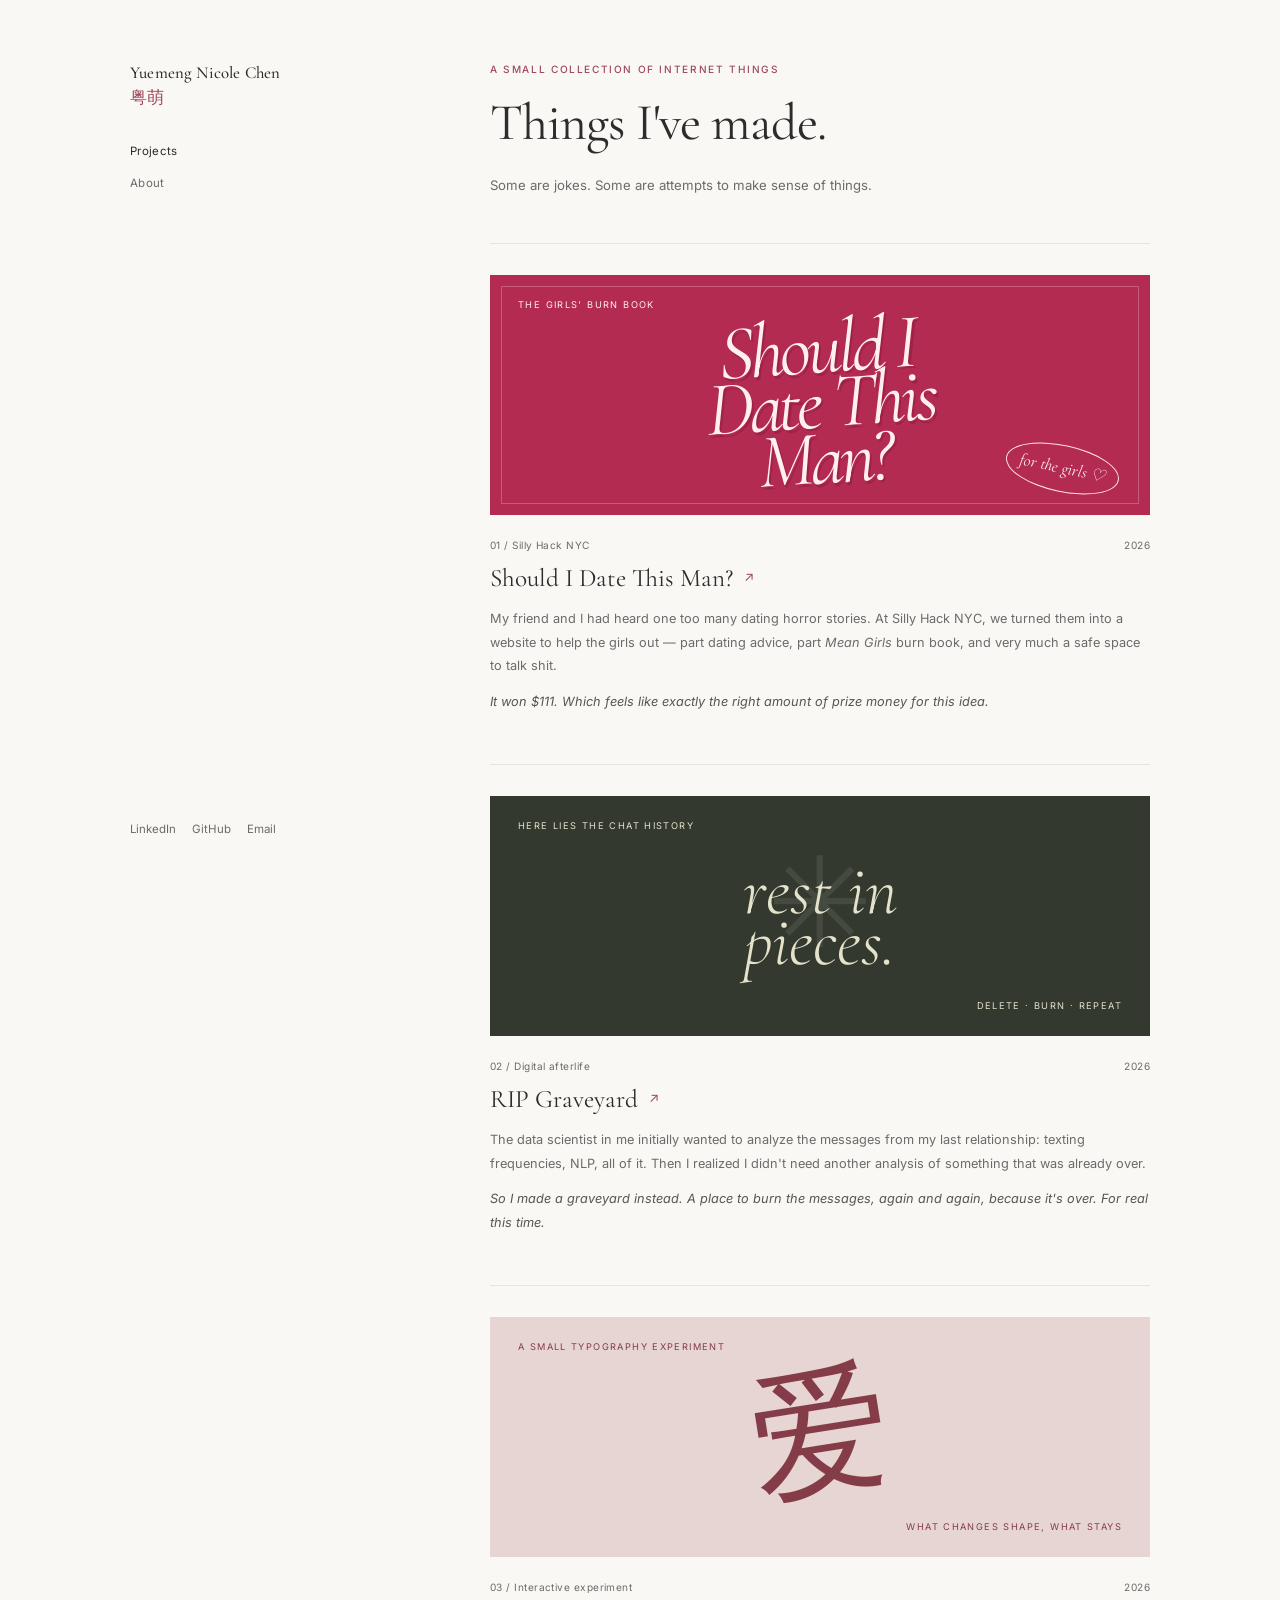
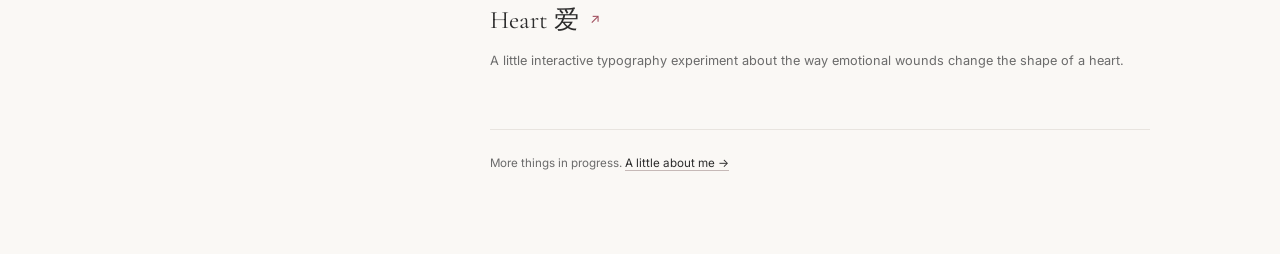
<file: index.html>
<!DOCTYPE html>
<html lang="en">
<head>
  <meta charset="UTF-8">
  <meta name="viewport" content="width=device-width, initial-scale=1.0">
  <meta name="description" content="Projects, experiments and small internet things by Yuemeng Nicole Chen.">
  <title>Projects — Yuemeng Nicole Chen</title>
  <link rel="preconnect" href="https://fonts.googleapis.com">
  <link rel="preconnect" href="https://fonts.gstatic.com" crossorigin>
  <link href="https://fonts.googleapis.com/css2?family=Cormorant+Garamond:ital,wght@0,300;0,400;0,500;1,400&family=Inter:wght@400;500;600&display=swap" rel="stylesheet">
  <link rel="stylesheet" href="styles.css">
  <link rel="icon" href="favicon.svg">
</head>
<body>
  <div class="page-layout">
    <aside class="sidebar">
      <div class="sidebar-top">
        <a href="index.html" class="site-name">Yuemeng Nicole Chen<br><span lang="zh">粤萌</span></a>
        <nav class="nav-links" aria-label="Main navigation">
          <a href="index.html" class="active" aria-current="page">Projects</a>
          <a href="about.html">About</a>
        </nav>
      </div>
      <div class="sidebar-bottom">
        <div class="sidebar-links">
          <a href="https://www.linkedin.com/in/cyuemeng/" target="_blank" rel="noopener noreferrer">LinkedIn</a>
          <a href="https://github.com/yuemengchen" target="_blank" rel="noopener noreferrer">GitHub</a>
          <a href="mailto:yuemengchen@gmail.com">Email</a>
        </div>
      </div>
    </aside>

    <main class="main-content projects-content">
      <header class="hero project-hero">
        <p class="eyebrow">A small collection of internet things</p>
        <h1>Things I've made.</h1>
        <p class="hero-intro">Some are jokes. Some are attempts to make sense of things.</p>
      </header>

      <section class="projects-list" aria-label="Selected projects">
        <article class="featured-project">
          <div class="project-art art-burn" aria-hidden="true">
            <span class="art-kicker">THE GIRLS' BURN BOOK</span>
            <span class="burn-title">Should I<br>Date This<br>Man?</span>
            <span class="art-sticker">for the girls ♡</span>
          </div>
          <div class="project-copy">
            <div class="project-meta"><span>01 / Silly Hack NYC</span><span>2026</span></div>
            <h2><a href="https://shouldidatethisman.com" target="_blank" rel="noopener noreferrer">Should I Date This Man? <span aria-hidden="true">↗</span></a></h2>
            <p>My friend and I had heard one too many dating horror stories. At Silly Hack NYC, we turned them into a website to help the girls out — part dating advice, part <em>Mean Girls</em> burn book, and very much a safe space to talk shit.</p>
            <p class="project-aside">It won $111. Which feels like exactly the right amount of prize money for this idea.</p>
          </div>
        </article>

        <article class="featured-project">
          <div class="project-art art-rip" aria-hidden="true">
            <span class="art-kicker">HERE LIES THE CHAT HISTORY</span>
            <span class="rip-symbol">✳</span>
            <span class="rip-title">rest in<br>pieces.</span>
            <span class="art-foot">delete · burn · repeat</span>
          </div>
          <div class="project-copy">
            <div class="project-meta"><span>02 / Digital afterlife</span><span>2026</span></div>
            <h2><a href="https://restinpieces.rip/" target="_blank" rel="noopener noreferrer">RIP Graveyard <span aria-hidden="true">↗</span></a></h2>
            <p>The data scientist in me initially wanted to analyze the messages from my last relationship: texting frequencies, NLP, all of it. Then I realized I didn't need another analysis of something that was already over.</p>
            <p class="project-aside">So I made a graveyard instead. A place to burn the messages, again and again, because it's over. For real this time.</p>
          </div>
        </article>

        <article class="featured-project">
          <div class="project-art art-heart" aria-hidden="true">
            <span class="art-kicker">A SMALL TYPOGRAPHY EXPERIMENT</span>
            <span class="heart-symbol">爱</span>
            <span class="art-foot">what changes shape, what stays</span>
          </div>
          <div class="project-copy">
            <div class="project-meta"><span>03 / Interactive experiment</span><span>2026</span></div>
            <h2><a href="https://heart.restinpieces.rip/" target="_blank" rel="noopener noreferrer">Heart 爱 <span aria-hidden="true">↗</span></a></h2>
            <p>A little interactive typography experiment about the way emotional wounds change the shape of a heart.</p>
          </div>
        </article>
      </section>

      <footer class="page-end">
        <p>More things in progress. <a href="about.html">A little about me →</a></p>
        <div class="sidebar-links mobile-only-links">
          <a href="https://www.linkedin.com/in/cyuemeng/" target="_blank" rel="noopener noreferrer">LinkedIn</a>
          <a href="https://github.com/yuemengchen" target="_blank" rel="noopener noreferrer">GitHub</a>
          <a href="mailto:yuemengchen@gmail.com">Email</a>
        </div>
      </footer>
    </main>
  </div>
</body>
</html>
</file>
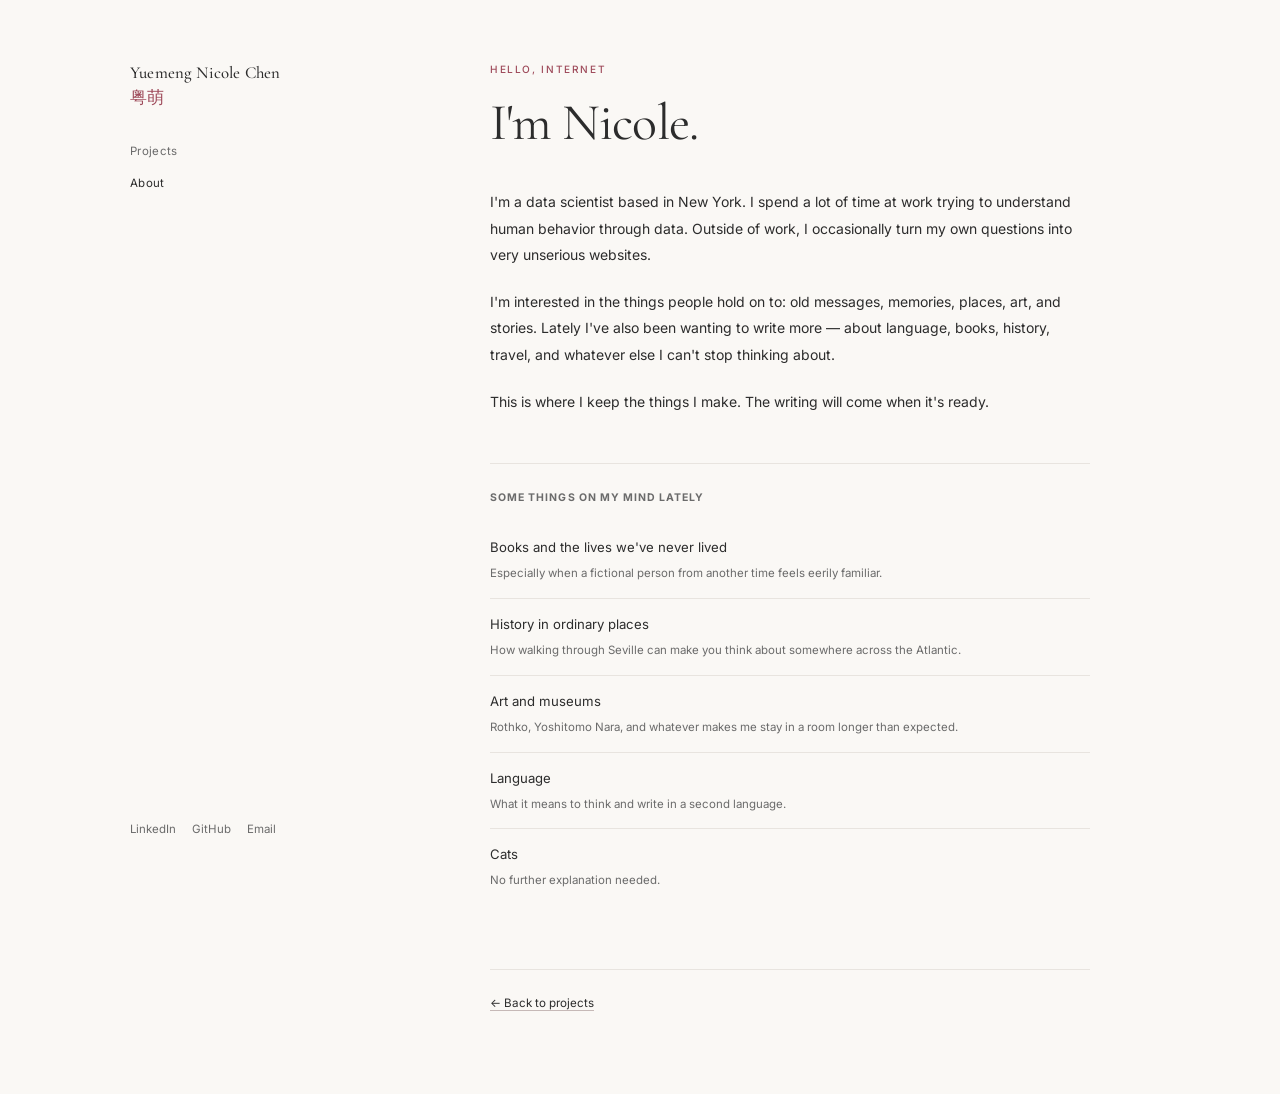
<file: about.html>
<!DOCTYPE html>
<html lang="en">
<head>
  <meta charset="UTF-8">
  <meta name="viewport" content="width=device-width, initial-scale=1.0">
  <meta name="description" content="About Yuemeng Nicole Chen, a data scientist in New York who makes things on the internet.">
  <title>About — Yuemeng Nicole Chen</title>
  <link rel="preconnect" href="https://fonts.googleapis.com">
  <link rel="preconnect" href="https://fonts.gstatic.com" crossorigin>
  <link href="https://fonts.googleapis.com/css2?family=Cormorant+Garamond:ital,wght@0,300;0,400;0,500;1,400&family=Inter:wght@400;500;600&display=swap" rel="stylesheet">
  <link rel="stylesheet" href="styles.css">
  <link rel="icon" href="favicon.svg">
</head>
<body>
  <div class="page-layout">
    <aside class="sidebar">
      <div class="sidebar-top">
        <a href="index.html" class="site-name">Yuemeng Nicole Chen<br><span lang="zh">粤萌</span></a>
        <nav class="nav-links" aria-label="Main navigation">
          <a href="index.html">Projects</a>
          <a href="about.html" class="active" aria-current="page">About</a>
        </nav>
      </div>
      <div class="sidebar-bottom">
        <div class="sidebar-links">
          <a href="https://www.linkedin.com/in/cyuemeng/" target="_blank" rel="noopener noreferrer">LinkedIn</a>
          <a href="https://github.com/yuemengchen" target="_blank" rel="noopener noreferrer">GitHub</a>
          <a href="mailto:yuemengchen@gmail.com">Email</a>
        </div>
      </div>
    </aside>

    <main class="main-content about-page">
      <header class="hero">
        <p class="eyebrow">Hello, internet</p>
        <h1>I'm Nicole.</h1>
      </header>
      <section class="section about-content">
        <p>I'm a data scientist based in New York. I spend a lot of time at work trying to understand human behavior through data. Outside of work, I occasionally turn my own questions into very unserious websites.</p>
        <p>I'm interested in the things people hold on to: old messages, memories, places, art, and stories. Lately I've also been wanting to write more — about language, books, history, travel, and whatever else I can't stop thinking about.</p>
        <p>This is where I keep the things I make. The writing will come when it's ready.</p>

        <div class="thinking-about">
          <h3>Some things on my mind lately</h3>
          <ul class="interests-list">
            <li><span class="interest-label">Books and the lives we've never lived</span><span class="interest-note">Especially when a fictional person from another time feels eerily familiar.</span></li>
            <li><span class="interest-label">History in ordinary places</span><span class="interest-note">How walking through Seville can make you think about somewhere across the Atlantic.</span></li>
            <li><span class="interest-label">Art and museums</span><span class="interest-note">Rothko, Yoshitomo Nara, and whatever makes me stay in a room longer than expected.</span></li>
            <li><span class="interest-label">Language</span><span class="interest-note">What it means to think and write in a second language.</span></li>
            <li><span class="interest-label">Cats</span><span class="interest-note">No further explanation needed.</span></li>
          </ul>
        </div>
      </section>
      <footer class="page-end"><p><a href="index.html">← Back to projects</a></p>
        <div class="sidebar-links mobile-only-links">
          <a href="https://www.linkedin.com/in/cyuemeng/" target="_blank" rel="noopener noreferrer">LinkedIn</a>
          <a href="https://github.com/yuemengchen" target="_blank" rel="noopener noreferrer">GitHub</a>
          <a href="mailto:yuemengchen@gmail.com">Email</a>
        </div>
      </footer>
    </main>
  </div>
</body>
</html>
</file>
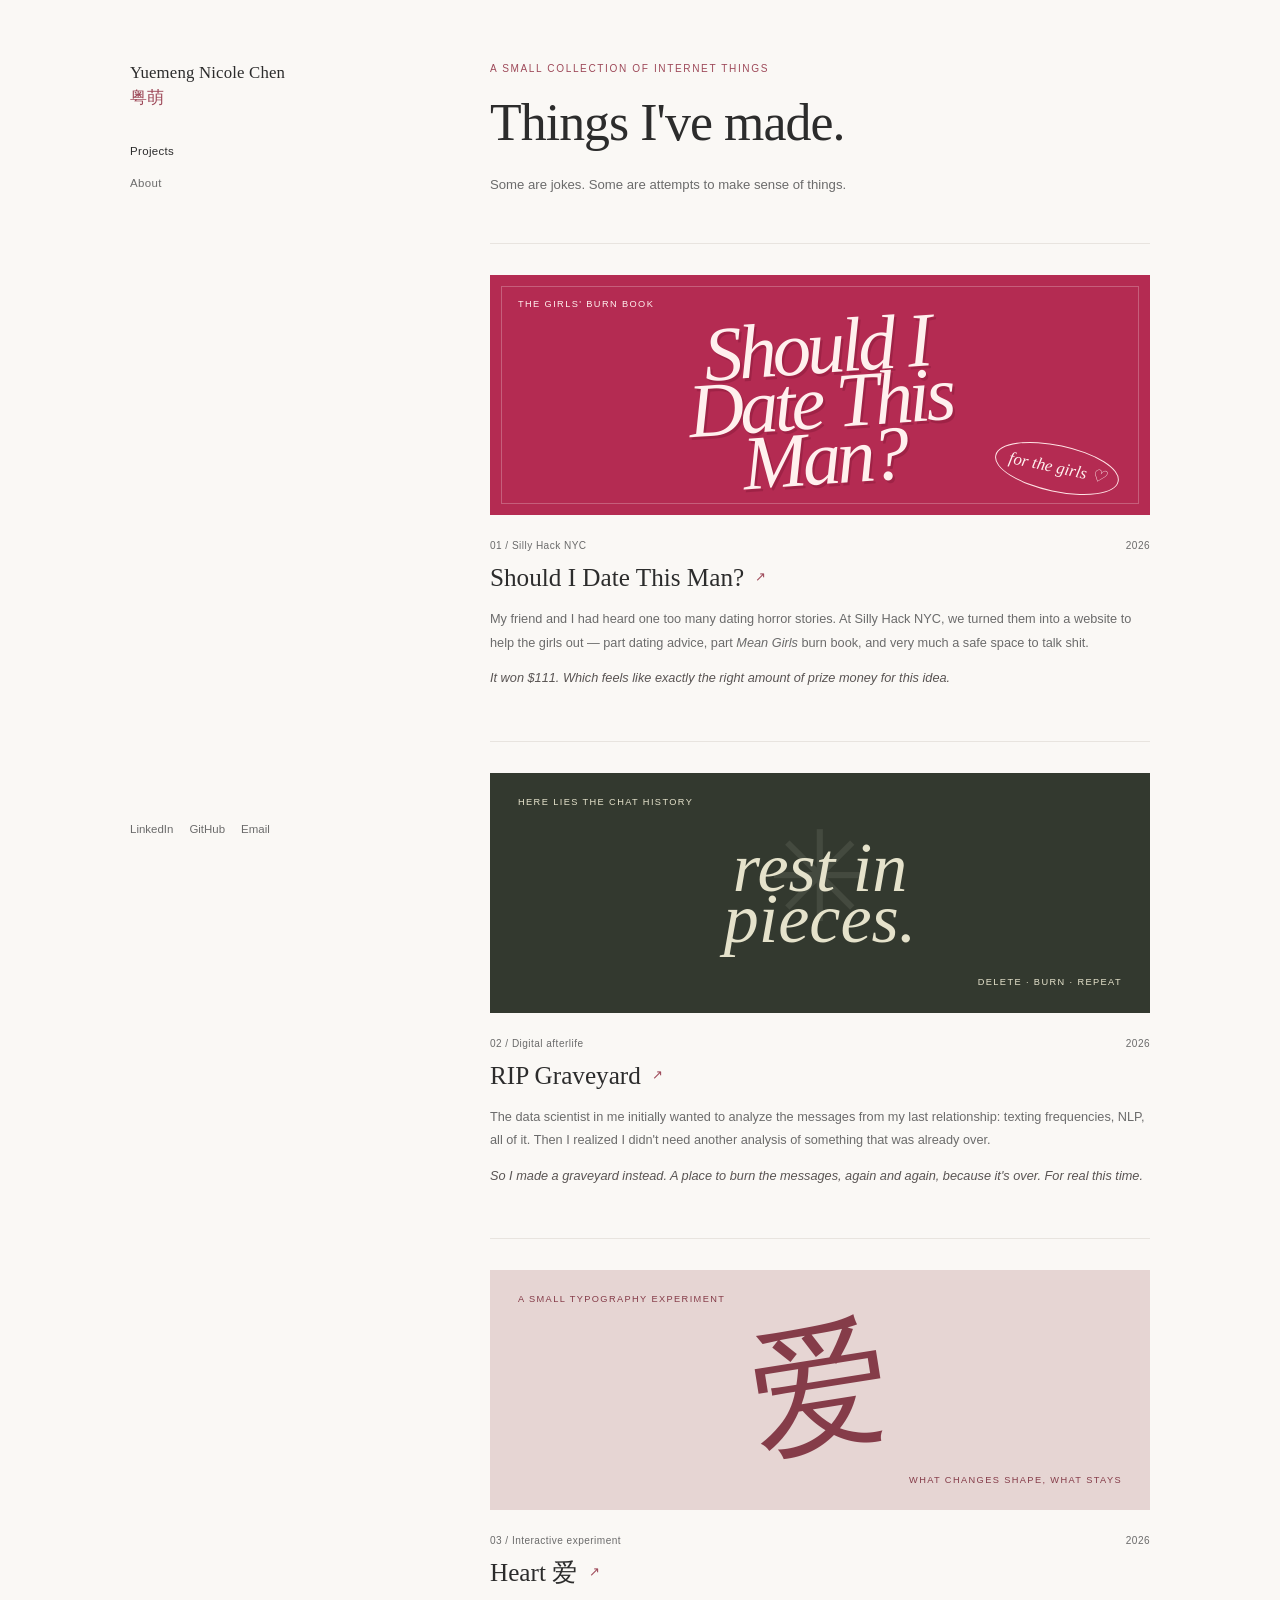
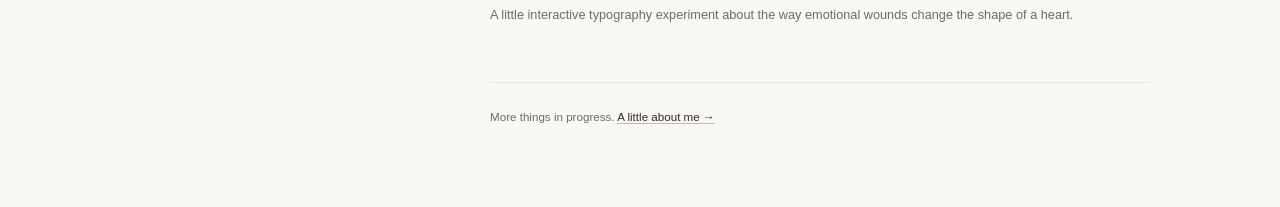
<file: artifacts.html>
<!DOCTYPE html><html lang="en"><head><meta charset="utf-8"><meta name="viewport" content="width=device-width, initial-scale=1"><meta http-equiv="refresh" content="0; url=index.html"><title>Projects — Yuemeng Nicole Chen</title><link rel="canonical" href="index.html"><link rel="icon" href="favicon.svg"></head><body><p>Projects have moved to <a href="index.html">the homepage</a>.</p></body></html>
</file>
<file: styles.css>
/* Base */
:root {
  --bg: #faf8f5;
  --text: #2c2c2c;
  --text-secondary: #6b6b6b;
  --border: #e8e4df;
  --accent: #9e4a5a;
  --card-bg: #ffffff;
  --font-serif: 'Cormorant Garamond', Georgia, serif;
  --font-sans: 'Inter', -apple-system, BlinkMacSystemFont, sans-serif;
}

* {
  margin: 0;
  padding: 0;
  box-sizing: border-box;
}

html {
  font-size: 14px;
}

body {
  font-family: var(--font-sans);
  background: var(--bg);
  color: var(--text);
  line-height: 1.7;
  -webkit-font-smoothing: antialiased;
}

a {
  color: var(--text);
  text-decoration: none;
  border-bottom: 1px solid var(--border);
  transition: border-color 0.2s ease, color 0.2s ease;
}

a:hover {
  border-color: var(--accent);
  color: var(--accent);
}

/* Two-Column Layout */
.page-layout {
  display: grid;
  grid-template-columns: 280px 1fr;
  min-height: 100vh;
  max-width: 1100px;
  margin: 0 auto;
  padding: 0 40px;
  gap: 80px;
}

/* Left Sidebar */
.sidebar {
  position: sticky;
  top: 0;
  height: 100vh;
  display: flex;
  flex-direction: column;
  justify-content: space-between;
  padding: 60px 0;
}

.sidebar-top {
  display: flex;
  flex-direction: column;
  gap: 32px;
}

.site-name {
  font-family: var(--font-serif);
  font-size: 1.2rem;
  font-weight: 500;
  border: none;
  letter-spacing: 0.01em;
  line-height: 1.5;
}

.site-name:hover {
  color: var(--text);
  border: none;
}

.sidebar-intro {
  font-size: 0.85rem;
  color: var(--text-secondary);
  line-height: 1.75;
  letter-spacing: 0.005em;
}

.nav-links {
  display: flex;
  flex-direction: column;
  gap: 12px;
}

.nav-links a {
  font-size: 0.82rem;
  color: var(--text-secondary);
  border: none;
  letter-spacing: 0.03em;
  width: fit-content;
}

.nav-links a:hover {
  color: var(--text);
}

.nav-links a.active {
  color: var(--text);
}

.sidebar-bottom {
  display: flex;
  flex-direction: column;
  gap: 12px;
}

.sidebar-links {
  display: flex;
  gap: 16px;
}

.sidebar-links a {
  font-size: 0.82rem;
  color: var(--text-secondary);
  border: none;
}

.sidebar-links a:hover {
  color: var(--accent);
}

.sidebar-note {
  font-size: 0.78rem;
  color: var(--text-secondary);
  opacity: 0.7;
}

/* Main Content */
.main-content {
  padding: 60px 0 80px;
  max-width: 600px;
}

/* Hero */
.hero {
  margin-bottom: 64px;
}

.hero h1 {
  font-family: var(--font-serif);
  font-size: 1.7rem;
  font-weight: 400;
  line-height: 1.4;
  margin-bottom: 16px;
  letter-spacing: 0;
}

.hero p {
  color: var(--text-secondary);
  font-size: 0.88rem;
  line-height: 1.8;
}

/* Section */
.section {
  margin-bottom: 64px;
}

.section-title {
  font-size: 0.75rem;
  text-transform: uppercase;
  letter-spacing: 0.1em;
  color: var(--text-secondary);
  margin-bottom: 24px;
  padding-bottom: 12px;
  border-bottom: 1px solid var(--border);
}

/* Artifact Cards */
.artifact-card {
  padding: 24px 0;
  border-bottom: 1px solid var(--border);
}

.artifact-card:first-child {
  padding-top: 0;
}

.artifact-card:last-child {
  border-bottom: none;
}

.artifact-card h3 {
  font-family: var(--font-serif);
  font-size: 1.1rem;
  font-weight: 400;
  margin-bottom: 5px;
}

.artifact-card h3 a {
  border-bottom: 1px solid var(--border);
  padding-bottom: 1px;
}

.artifact-card h3 a:hover {
  color: var(--accent);
  border-bottom-color: var(--accent);
}

.artifact-meta {
  font-size: 0.72rem;
  color: var(--text-secondary);
  margin-bottom: 10px;
  display: flex;
  gap: 12px;
  flex-wrap: wrap;
}

.artifact-meta span {
  display: inline-flex;
  align-items: center;
}

.artifact-meta .status {
  color: var(--accent);
}

.artifact-card p {
  color: var(--text-secondary);
  font-size: 0.84rem;
  line-height: 1.7;
  margin-bottom: 8px;
}

.artifact-tags {
  display: flex;
  gap: 6px;
  flex-wrap: wrap;
}

.tag {
  font-size: 0.68rem;
  color: var(--text-secondary);
  border: 1px solid var(--border);
  padding: 2px 9px;
  border-radius: 20px;
}

/* Currently Building */
.currently-building {
  background: var(--card-bg);
  border: 1px solid var(--border);
  padding: 20px 24px;
  border-radius: 4px;
}

.currently-building h4 {
  font-size: 0.75rem;
  text-transform: uppercase;
  letter-spacing: 0.1em;
  color: var(--text-secondary);
  margin-bottom: 10px;
}

.currently-building p {
  color: var(--text-secondary);
  font-size: 0.88rem;
  line-height: 1.7;
}

/* Notes */
.notes-placeholder {
  color: var(--text-secondary);
  font-size: 0.95rem;
  line-height: 1.8;
  font-style: italic;
  padding: 32px 0;
  border-top: 1px solid var(--border);
}

.note-categories {
  margin-top: 32px;
  padding-top: 20px;
}

.note-categories p {
  font-size: 0.85rem;
  color: var(--text-secondary);
  line-height: 2;
}

/* About */
.about-content {
  font-size: 0.95rem;
  line-height: 1.9;
  color: var(--text);
}

.about-content p {
  margin-bottom: 20px;
}

.thinking-about {
  margin-top: 44px;
  padding-top: 24px;
  border-top: 1px solid var(--border);
}

.thinking-about h3 {
  font-size: 0.75rem;
  text-transform: uppercase;
  letter-spacing: 0.1em;
  color: var(--text-secondary);
  margin-bottom: 14px;
}

.thinking-about ul {
  list-style: none;
  padding: 0;
}

.thinking-about li {
  font-size: 0.88rem;
  color: var(--text-secondary);
  padding: 6px 0;
  border-bottom: 1px solid var(--border);
  position: relative;
}

.thinking-about li:last-child {
  border-bottom: none;
}

.thinking-label {
  cursor: pointer;
  transition: color 0.2s ease;
}

.thinking-label:hover {
  color: var(--text);
}

.thinking-detail {
  display: none;
  position: absolute;
  left: 0;
  top: 100%;
  background: var(--card-bg);
  border: 1px solid var(--border);
  padding: 10px 14px;
  font-size: 0.78rem;
  line-height: 1.6;
  color: var(--text-secondary);
  max-width: 320px;
  z-index: 10;
  box-shadow: 0 2px 8px rgba(0, 0, 0, 0.06);
}

.thinking-detail.visible {
  display: block;
}

/* Responsive */
@media (max-width: 768px) {
  .page-layout {
    grid-template-columns: 1fr;
    padding: 0 24px;
    gap: 0;
  }

  .sidebar {
    position: relative;
    height: auto;
    padding: 32px 0 0;
  }

  .sidebar-top {
    gap: 20px;
  }

  .nav-links {
    flex-direction: row;
    gap: 20px;
  }

  .sidebar-bottom {
    display: none;
  }

  .main-content {
    padding: 48px 0 60px;
    max-width: 100%;
  }

  .hero h1 {
    font-size: 1.5rem;
  }

  /* Show footer links on mobile */
  .mobile-footer {
    display: block;
    padding: 32px 0;
    border-top: 1px solid var(--border);
  }

  .mobile-footer .sidebar-links {
    display: flex;
    gap: 16px;
  }
}

@media (min-width: 769px) {
  .mobile-footer {
    display: none;
  }
}

/* Projects-first portfolio refresh */
:root { --bg: #faf8f5; --ink: #2c2c2c; }
.site-name span { color: #9e4a5a; }
.eyebrow { color: var(--accent) !important; font-size: .72rem !important; text-transform: uppercase; letter-spacing: .16em; font-weight: 500; margin-bottom: 18px; }
.project-hero { margin-bottom: 45px; }
.project-hero h1, .about-page .hero h1 { font-size: clamp(2.4rem, 5vw, 3.7rem); font-weight: 400; line-height: 1.06; letter-spacing: -.018em; margin-bottom: 22px; }
.project-hero .hero-intro { color: var(--text-secondary); font-size: .94rem; line-height: 1.9; max-width: 490px; }
.projects-content { max-width: 660px; }
.featured-project { border-top: 1px solid var(--border); padding: 31px 0 39px; }
.project-art { height: 240px; display: flex; flex-direction: column; justify-content: space-between; position: relative; overflow: hidden; padding: 22px 28px; margin-bottom: 22px; }
.art-kicker, .art-foot { font-family: var(--font-sans); font-size: .66rem; letter-spacing: .15em; text-transform: uppercase; }
.art-burn { background: #b42b52; color: #fff0ee; transform: translateZ(0); }
.art-burn:before { content: ''; position: absolute; border: 1px solid rgba(255,255,255,.24); inset: 11px; pointer-events: none; }
.burn-title { font-family: var(--font-serif); font-size: clamp(3.4rem, 9vw, 5.5rem); font-style: italic; line-height: .72; letter-spacing: -.055em; margin: auto 0; transform: rotate(-4deg); text-align: center; text-shadow: 2px 3px 0 rgba(70,0,20,.19); }
.art-sticker { position: absolute; right: 30px; bottom: 23px; border: 1px solid #ffe3e5; border-radius: 100%; transform: rotate(12deg); padding: 8px 13px; font-family: var(--font-serif); font-size: 1.2rem; font-style: italic; }
.art-rip { background: #33392f; color: #e5e2cb; align-items: center; text-align: center; }
.art-rip .art-kicker { align-self: flex-start; }
.rip-symbol { position: absolute; font-size: 9rem; color: rgba(229,226,203,.1); line-height: 1; top: 42px; }
.rip-title { position: relative; font-family: var(--font-serif); font-size: 5rem; line-height: .73; font-weight: 300; font-style: italic; }
.art-rip .art-foot { align-self: flex-end; }
.art-heart { background: #e6d5d3; color: #853c49; align-items: center; }
.art-heart .art-kicker { align-self: flex-start; }
.heart-symbol { font-family: var(--font-serif); font-size: 10rem; font-weight: 300; line-height: 1; margin: auto; transform: rotate(-9deg); }
.art-heart .art-foot { align-self: flex-end; }
.project-meta { display: flex; justify-content: space-between; gap: 14px; color: var(--text-secondary); font-size: .72rem; letter-spacing: .045em; margin-bottom: 9px; }
.project-copy h2 { font-family: var(--font-serif); font-size: 1.8rem; line-height: 1.2; font-weight: 400; margin: 0 0 14px; }
.project-copy h2 a { border: 0; }
.project-copy h2 span { color: var(--accent); font-family: var(--font-sans); font-size: .94rem; vertical-align: 5px; margin-left: 5px; }
.project-copy p { color: var(--text-secondary); line-height: 1.84; font-size: .91rem; margin-bottom: 12px; }
.project-copy .project-aside { color: #595453; font-style: italic; }
.page-end { border-top: 1px solid var(--border); padding: 24px 0 0; margin-top: 5px; color: var(--text-secondary); font-size: .83rem; }
.page-end a { border-color: #c6b9b7; }
.mobile-only-links { display: none; }
.about-page .about-content { font-size: 1rem; }
.about-page .hero { margin-bottom: 38px; }
.about-page .thinking-about { margin-top: 48px; }
.interests-list li { padding: 13px 0; }
.interest-label { display: block; color: var(--text); font-size: .94rem; }
.interest-note { display: block; color: var(--text-secondary); font-size: .82rem; padding-top: 3px; }
@media (max-width: 768px) {
  .project-art { height: 215px; padding: 18px 19px; }
  .burn-title { font-size: clamp(3.3rem, 14vw, 5rem); }
  .rip-title { font-size: 4.3rem; }
  .nav-links a { font-size: .91rem; }
  .mobile-only-links { display: flex; margin-top: 30px; }
  .main-content { padding-top: 43px; }
}
@media (prefers-reduced-motion: reduce) { a { transition: none; } }
</file>
